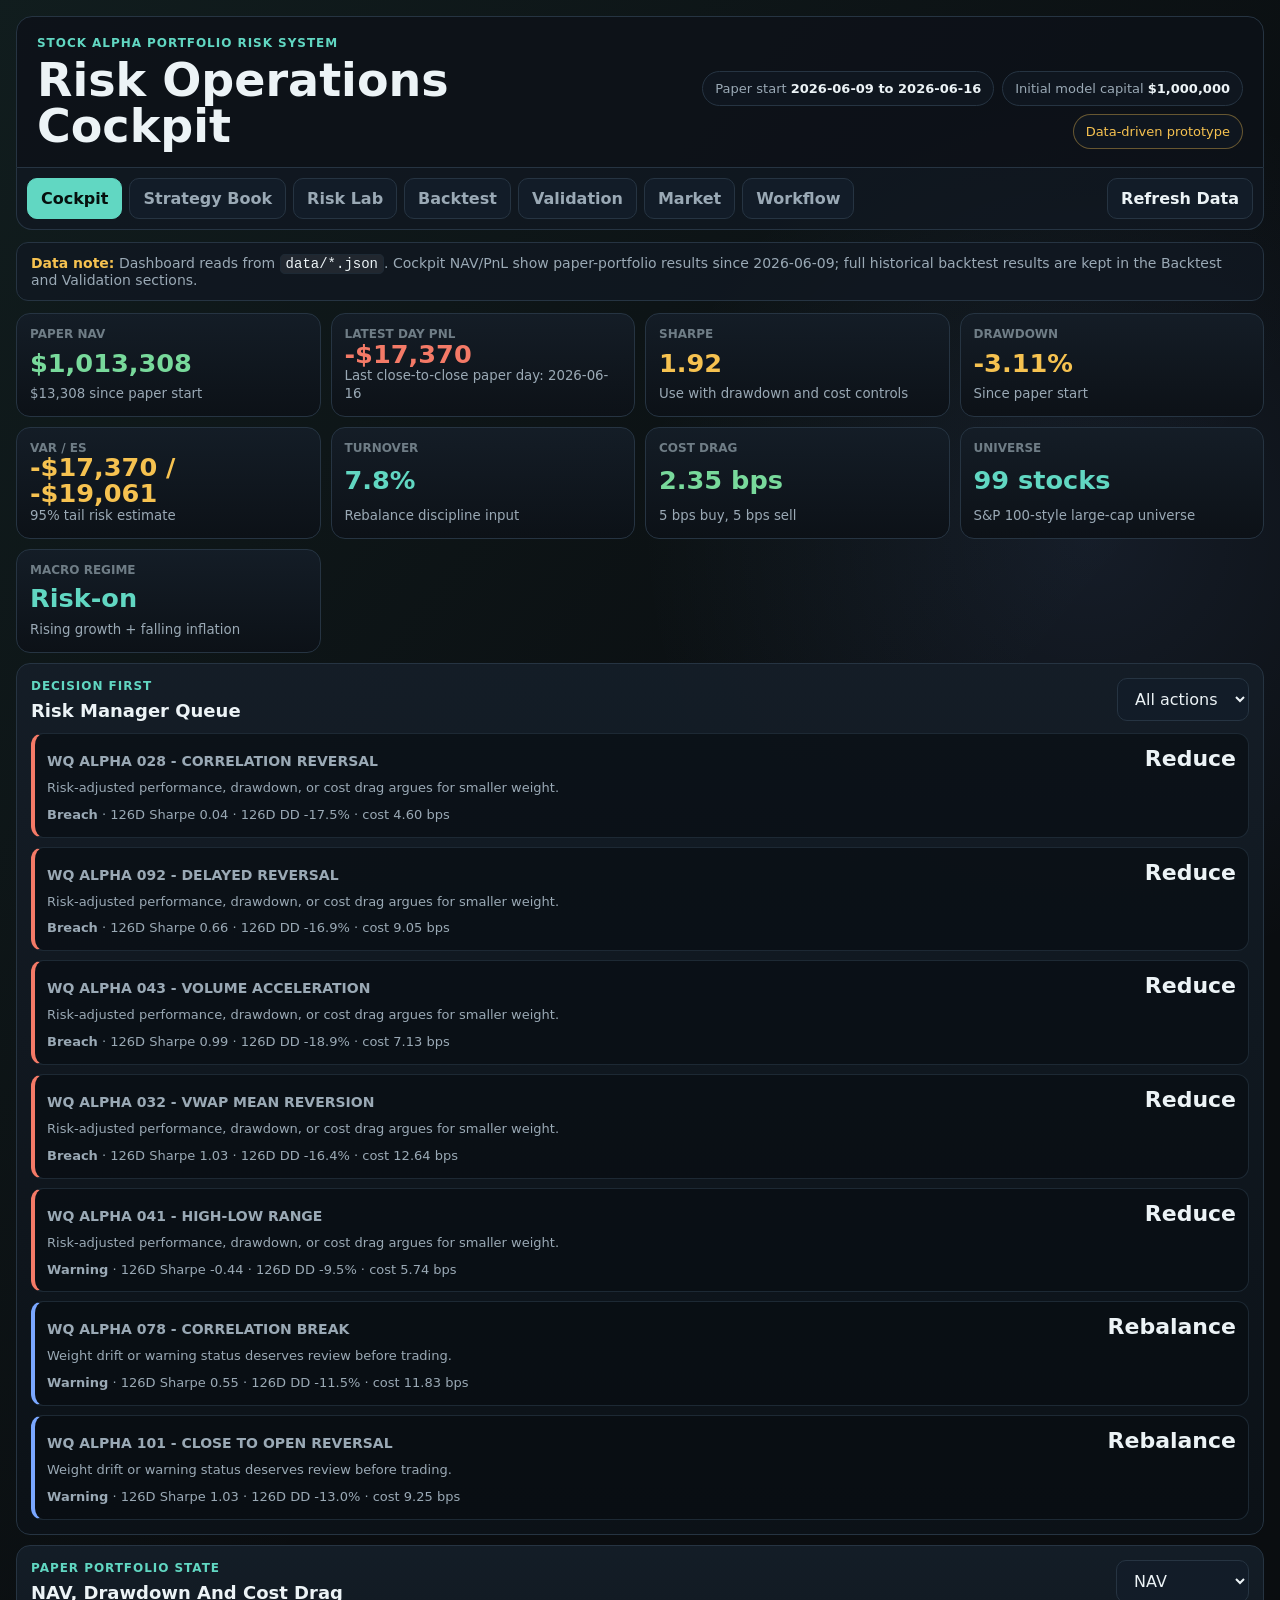
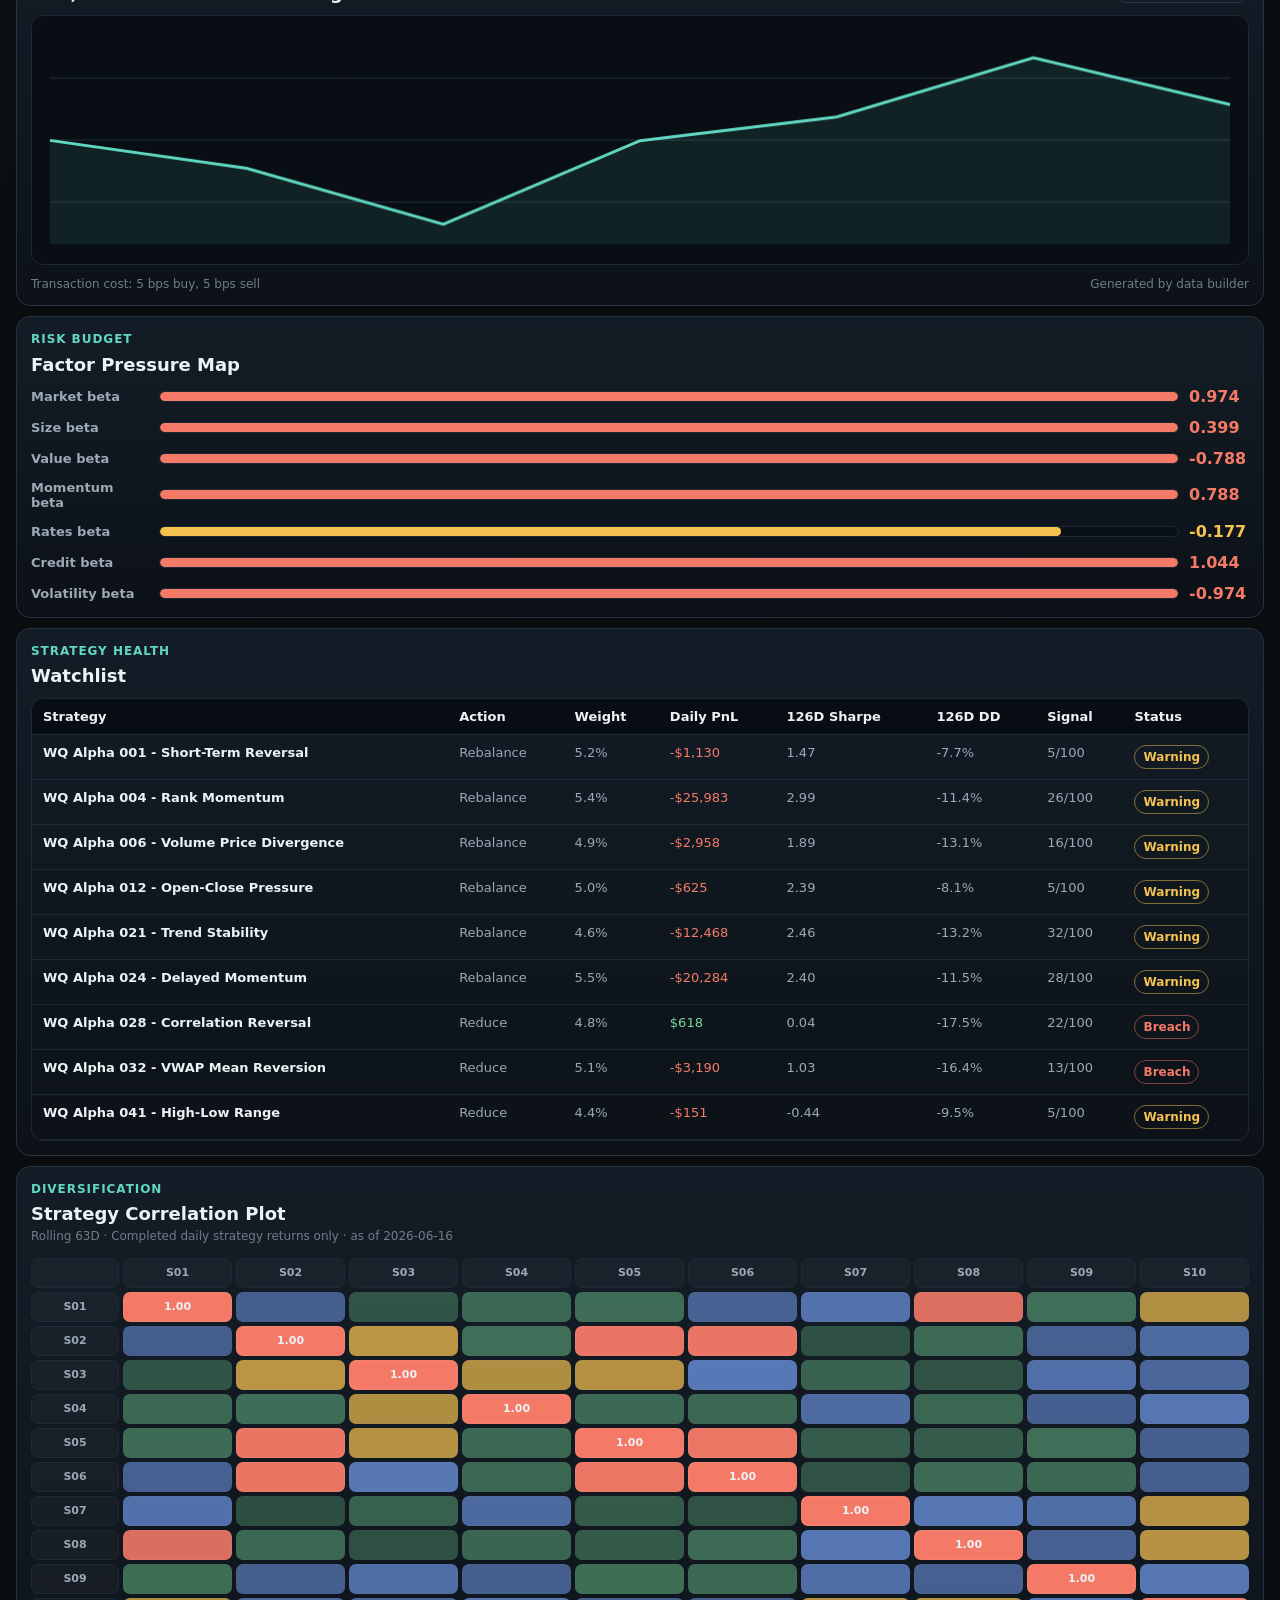
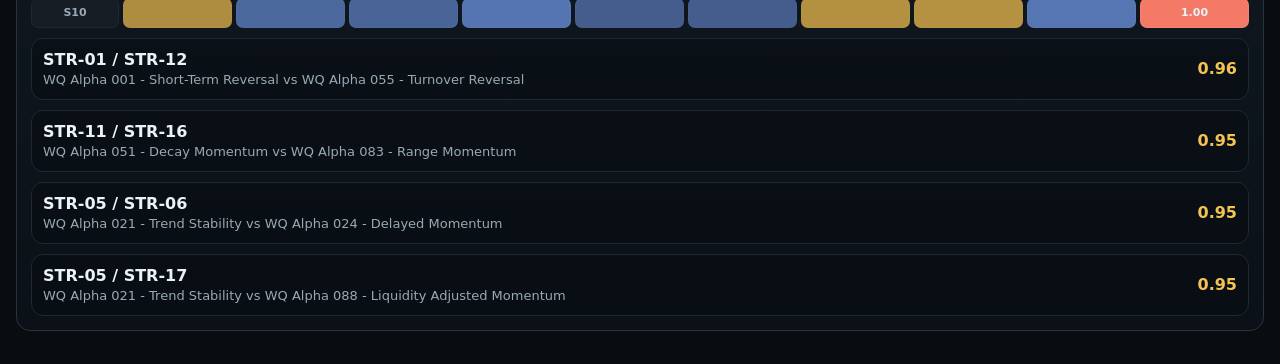
<file: docs/index.html>
<!doctype html>
<html lang="en">
  <head>
    <meta charset="utf-8" />
    <meta name="viewport" content="width=device-width, initial-scale=1" />
    <title>Risk Operations Cockpit</title>
    <link rel="stylesheet" href="./styles.css" />
  </head>
  <body>
    <main class="terminal">
      <header class="masthead">
        <div>
          <p class="label">Stock Alpha Portfolio Risk System</p>
          <h1>Risk Operations Cockpit</h1>
        </div>
        <div class="run-meta">
          <span>Paper start <b id="paperWindow">Loading</b></span>
          <span>Initial model capital <b>$1,000,000</b></span>
          <span class="demo-flag">Data-driven prototype</span>
        </div>
      </header>

      <nav class="modebar">
        <button class="mode active" data-view="cockpit">Cockpit</button>
        <button class="mode" data-view="book">Strategy Book</button>
        <button class="mode" data-view="risk">Risk Lab</button>
        <button class="mode" data-view="backtest">Backtest</button>
        <button class="mode" data-view="validation">Validation</button>
        <button class="mode" data-view="market">Market</button>
        <button class="mode" data-view="workflow">Workflow</button>
        <button id="refreshBtn" class="refresh">Refresh Data</button>
      </nav>

      <section class="notice">
        <strong>Data note:</strong> Dashboard reads from <code>data/*.json</code>. Cockpit NAV/PnL show paper-portfolio results since 2026-06-09; full historical backtest results are kept in the Backtest and Validation sections.
      </section>

      <section id="view-cockpit" class="view active">
        <section class="pulse-grid" id="pulseGrid"></section>
        <div class="cockpit-grid">
          <section class="panel decision-panel">
            <div class="panel-title">
              <div><p class="label">Decision First</p><h2>Risk Manager Queue</h2></div>
              <select id="actionFilter">
                <option value="all">All actions</option>
                <option value="Reduce">Reduce</option>
                <option value="Pause">Pause</option>
                <option value="Hedge">Hedge</option>
                <option value="Rebalance">Rebalance</option>
                <option value="Increase">Increase</option>
              </select>
            </div>
            <div id="decisionStack" class="decision-stack"></div>
          </section>
          <section class="panel nav-panel">
            <div class="panel-title">
              <div><p class="label">Paper Portfolio State</p><h2>NAV, Drawdown And Cost Drag</h2></div>
              <select id="chartMetric"><option value="nav">NAV</option><option value="drawdown">Drawdown</option><option value="pnl">Daily PnL</option></select>
            </div>
            <canvas id="navChart" height="250"></canvas>
            <div class="chart-foot"><span>Transaction cost: 5 bps buy, 5 bps sell</span><span>Generated by data builder</span></div>
          </section>
          <section class="panel exposure-panel">
            <div class="panel-title"><div><p class="label">Risk Budget</p><h2>Factor Pressure Map</h2></div></div>
            <div id="factorPressure" class="pressure-list"></div>
          </section>
        </div>
        <div class="lower-grid">
          <section class="panel">
            <div class="panel-title"><div><p class="label">Strategy Health</p><h2>Watchlist</h2></div></div>
            <div class="table-wrap"><table id="watchlistTable"></table></div>
          </section>
          <section class="panel">
            <div class="panel-title">
              <div>
                <p class="label">Diversification</p>
                <h2>Strategy Correlation Plot</h2>
                <p id="corrMeta" class="meta-line"></p>
              </div>
            </div>
            <div id="corrPlot" class="corr-plot"></div>
            <div id="hotspots" class="hotspots"></div>
          </section>
        </div>
      </section>

      <section id="view-book" class="view">
        <section class="panel">
          <div class="panel-title">
            <div><p class="label">20 Stock-Alpha Strategy Prototype Book</p><h2>Latest Top Holdings And Strategy Monitoring</h2></div>
            <input id="strategySearch" type="search" placeholder="Search strategy or sleeve" />
          </div>
          <div class="table-wrap"><table id="strategyTable"></table></div>
        </section>
        <section class="panel">
          <div class="panel-title">
            <div>
              <p class="label">ML Alpha Paper Trading</p>
              <h2>XGBoost Rolling Weekly Paper Ledger</h2>
              <p id="mlAlphaMeta" class="meta-line"></p>
            </div>
            <span id="mlAlphaStatus" class="source-chip"></span>
          </div>
          <section class="pulse-grid compact" id="mlAlphaSummary"></section>
          <div class="risk-grid">
            <section>
              <div class="panel-title"><div><p class="label">Latest Target Book</p><h2>Top Holdings</h2></div></div>
              <div class="table-wrap"><table id="mlAlphaPositionsTable"></table></div>
            </section>
            <section>
              <div class="panel-title"><div><p class="label">Executed Paper Trades</p><h2>Recent Rebalance Orders</h2></div></div>
              <div class="table-wrap"><table id="mlAlphaTradesTable"></table></div>
            </section>
          </div>
          <div class="table-wrap"><table id="mlAlphaLedgerTable"></table></div>
        </section>
        <div class="risk-grid">
          <section class="panel">
            <div class="panel-title"><div><p class="label">Paper Trading</p><h2>Recent Position Ledger</h2></div></div>
            <div class="table-wrap"><table id="paperPositionsTable"></table></div>
          </section>
          <section class="panel">
            <div class="panel-title"><div><p class="label">Paper Trading</p><h2>Recent Trade Ledger</h2></div></div>
            <div class="table-wrap"><table id="paperTradesTable"></table></div>
          </section>
        </div>
        <section class="panel">
          <div class="panel-title"><div><p class="label">Paper Trading</p><h2>Strategy PnL Ledger</h2></div></div>
          <div class="table-wrap"><table id="paperPnlTable"></table></div>
        </section>
      </section>

      <section id="view-risk" class="view">
        <div class="risk-grid">
          <section class="panel"><div class="panel-title"><div><p class="label">Aggregate Exposure</p><h2>Portfolio Factors</h2></div></div><div id="factorTable" class="pressure-list large"></div></section>
          <section class="panel"><div class="panel-title"><div><p class="label">ETF Proxy Layer</p><h2>Risk Comparison Only</h2></div></div><div class="table-wrap"><table id="proxyTable"></table></div></section>
        </div>
        <div class="risk-grid single">
          <section class="panel"><div class="panel-title"><div><p class="label">Concentration</p><h2>Risk Contribution</h2></div></div><div id="riskContribution" class="pressure-list large"></div></section>
        </div>
        <section class="panel"><div class="panel-title"><div><p class="label">Controls</p><h2>Risk Limit Exceptions</h2></div></div><div class="table-wrap"><table id="limitTable"></table></div></section>
      </section>

      <section id="view-backtest" class="view">
        <section class="pulse-grid" id="backtestSummary"></section>
        <div class="risk-grid">
          <section class="panel"><div class="panel-title"><div><p class="label">Research Result</p><h2>Full Historical Backtest</h2></div></div><canvas id="backtestChart" height="290"></canvas></section>
          <section class="panel">
            <div class="panel-title"><div><p class="label">Backtest Monitor</p><h2>Full-Period Diagnostics</h2></div></div>
            <div class="table-wrap"><table id="backtestDiagnosticsTable"></table></div>
            <p class="meta-line">Timing: t-1 signal selects day t holdings. Limitation: current S&P 100-style universe is not point-in-time.</p>
          </section>
        </div>
        <div class="risk-grid single">
          <section class="panel"><div class="panel-title"><div><p class="label">Stress Testing</p><h2>Period Diagnostics</h2></div></div><div class="table-wrap"><table id="stressTable"></table></div></section>
        </div>
      </section>

      <section id="view-validation" class="view">
        <section class="pulse-grid" id="scorecardSummary"></section>
        <section class="panel">
          <div class="panel-title">
            <div>
              <p class="label">Approval Framework</p>
              <h2>Strategy Approval Scorecard</h2>
              <p class="meta-line">Scores combine OOS robustness, drawdown, cost, correlation, factor crowding, and paper behavior.</p>
            </div>
            <span class="source-chip">Rule-based v1</span>
          </div>
          <div class="table-wrap"><table id="scorecardTable"></table></div>
        </section>
        <section class="panel">
          <div class="panel-title">
            <div>
              <p class="label">Strategy Review</p>
              <h2>Deep Dive Queue</h2>
              <p class="meta-line">One top, one middle, and one bottom strategy selected for human review.</p>
            </div>
          </div>
          <div id="deepDiveQueue" class="decision-stack"></div>
        </section>
        <section class="panel">
          <div class="panel-title">
            <div>
              <p class="label">Research Evidence</p>
              <h2>In-Sample / Out-of-Sample Validation</h2>
              <p id="validationSplit" class="meta-line"></p>
            </div>
            <span class="source-chip">Auto-generated from backtest engine</span>
          </div>
          <div class="table-wrap"><table id="validationTable"></table></div>
        </section>
      </section>

      <section id="view-market" class="view">
        <section class="panel macro-panel">
          <div class="panel-title">
            <div><p class="label">Macro Regime Overlay</p><h2>Growth, Inflation And Risk Tone</h2></div>
            <span id="macroSource" class="source-chip"></span>
          </div>
          <div class="macro-grid">
            <div id="regimeQuadrant" class="regime-quadrant"></div>
            <div id="macroIndicators" class="macro-indicators"></div>
            <div id="regimeGuidance" class="regime-guidance"></div>
          </div>
        </section>
        <div class="risk-grid">
          <section class="panel"><div class="panel-title"><div><p class="label">Market Context</p><h2>Cross-Asset Monitor</h2></div></div><div id="marketTiles" class="market-tiles"></div></section>
          <section class="panel"><div class="panel-title"><div><p class="label">API-ready</p><h2>Market News Feed</h2></div></div><div id="newsFeed" class="news-feed"></div></section>
        </div>
      </section>

      <section id="view-workflow" class="view">
        <section class="panel"><div class="panel-title"><div><p class="label">Research Governance</p><h2>Strategy Workflow Tracker</h2></div></div><div class="table-wrap"><table id="workflowTable"></table></div></section>
      </section>
    </main>
    <script src="./data/data_bundle.js"></script>
    <script src="./app.js"></script>
  </body>
</html>
</file>
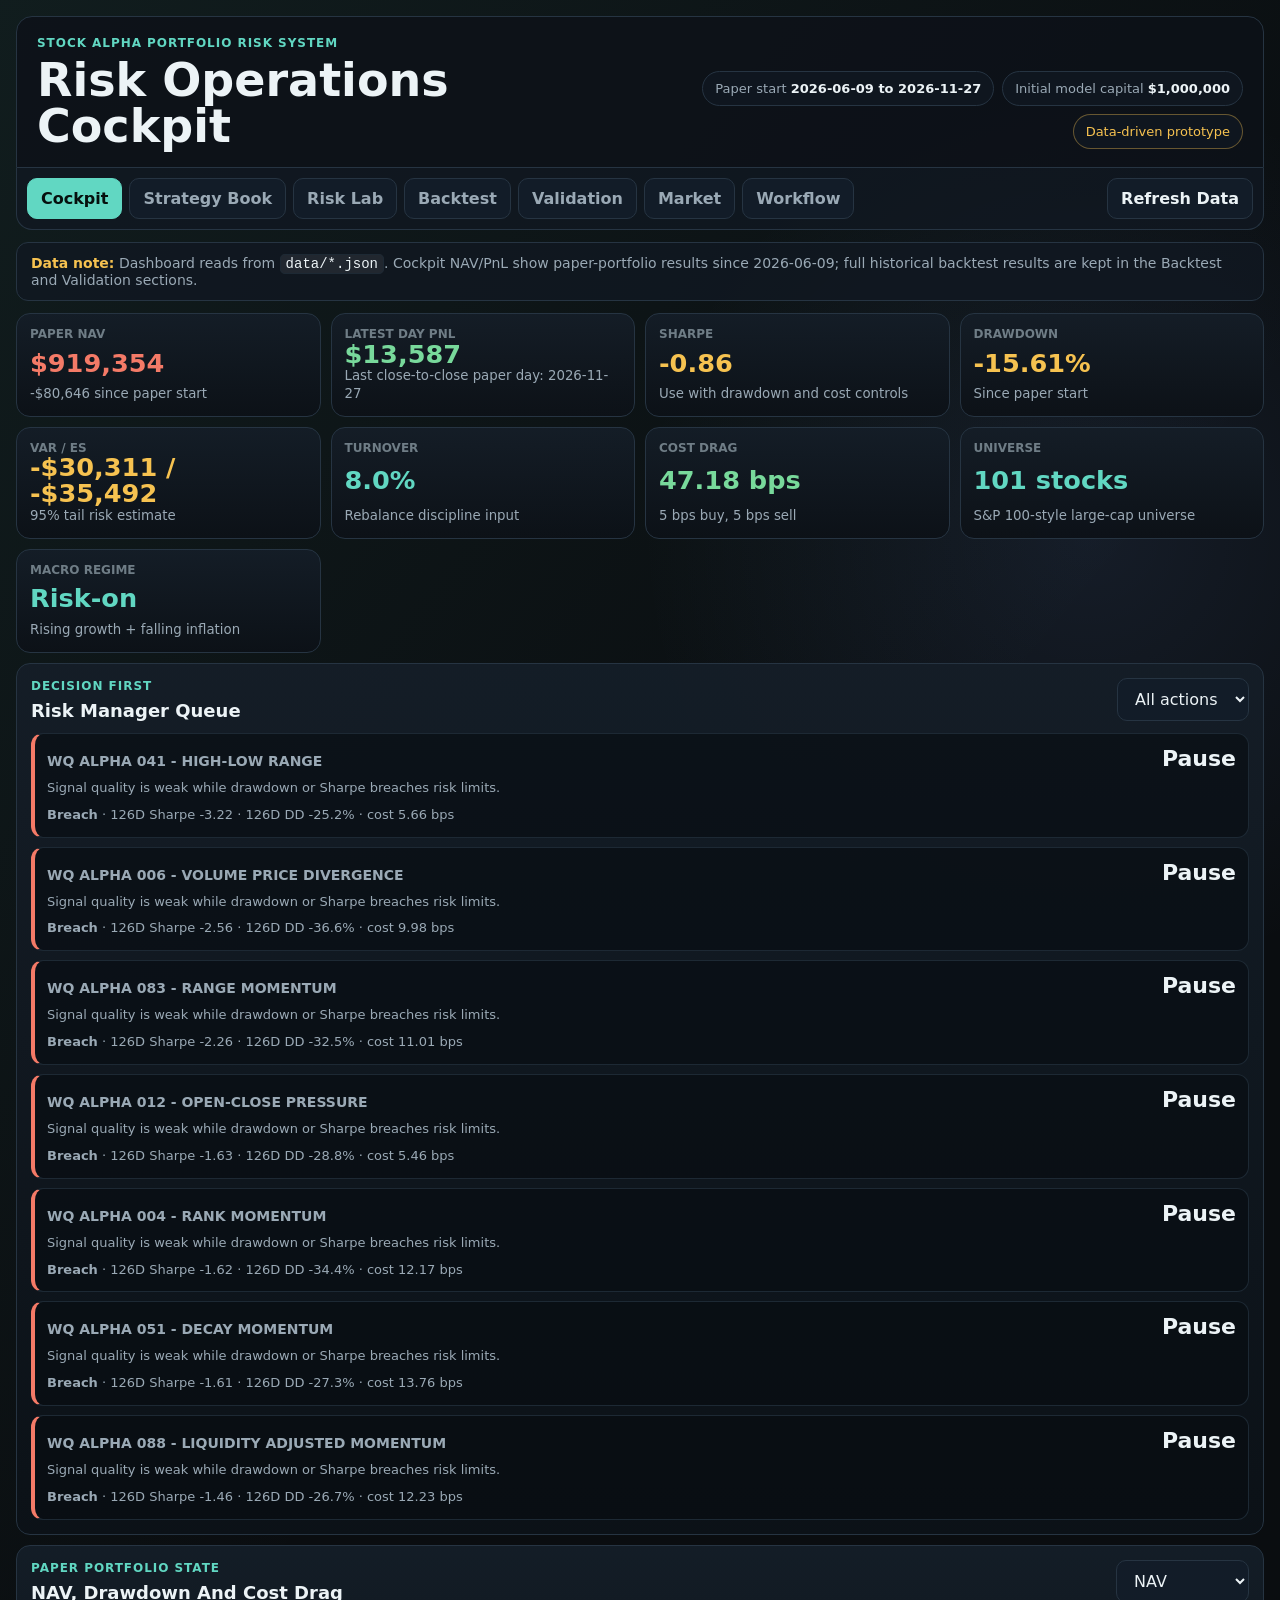
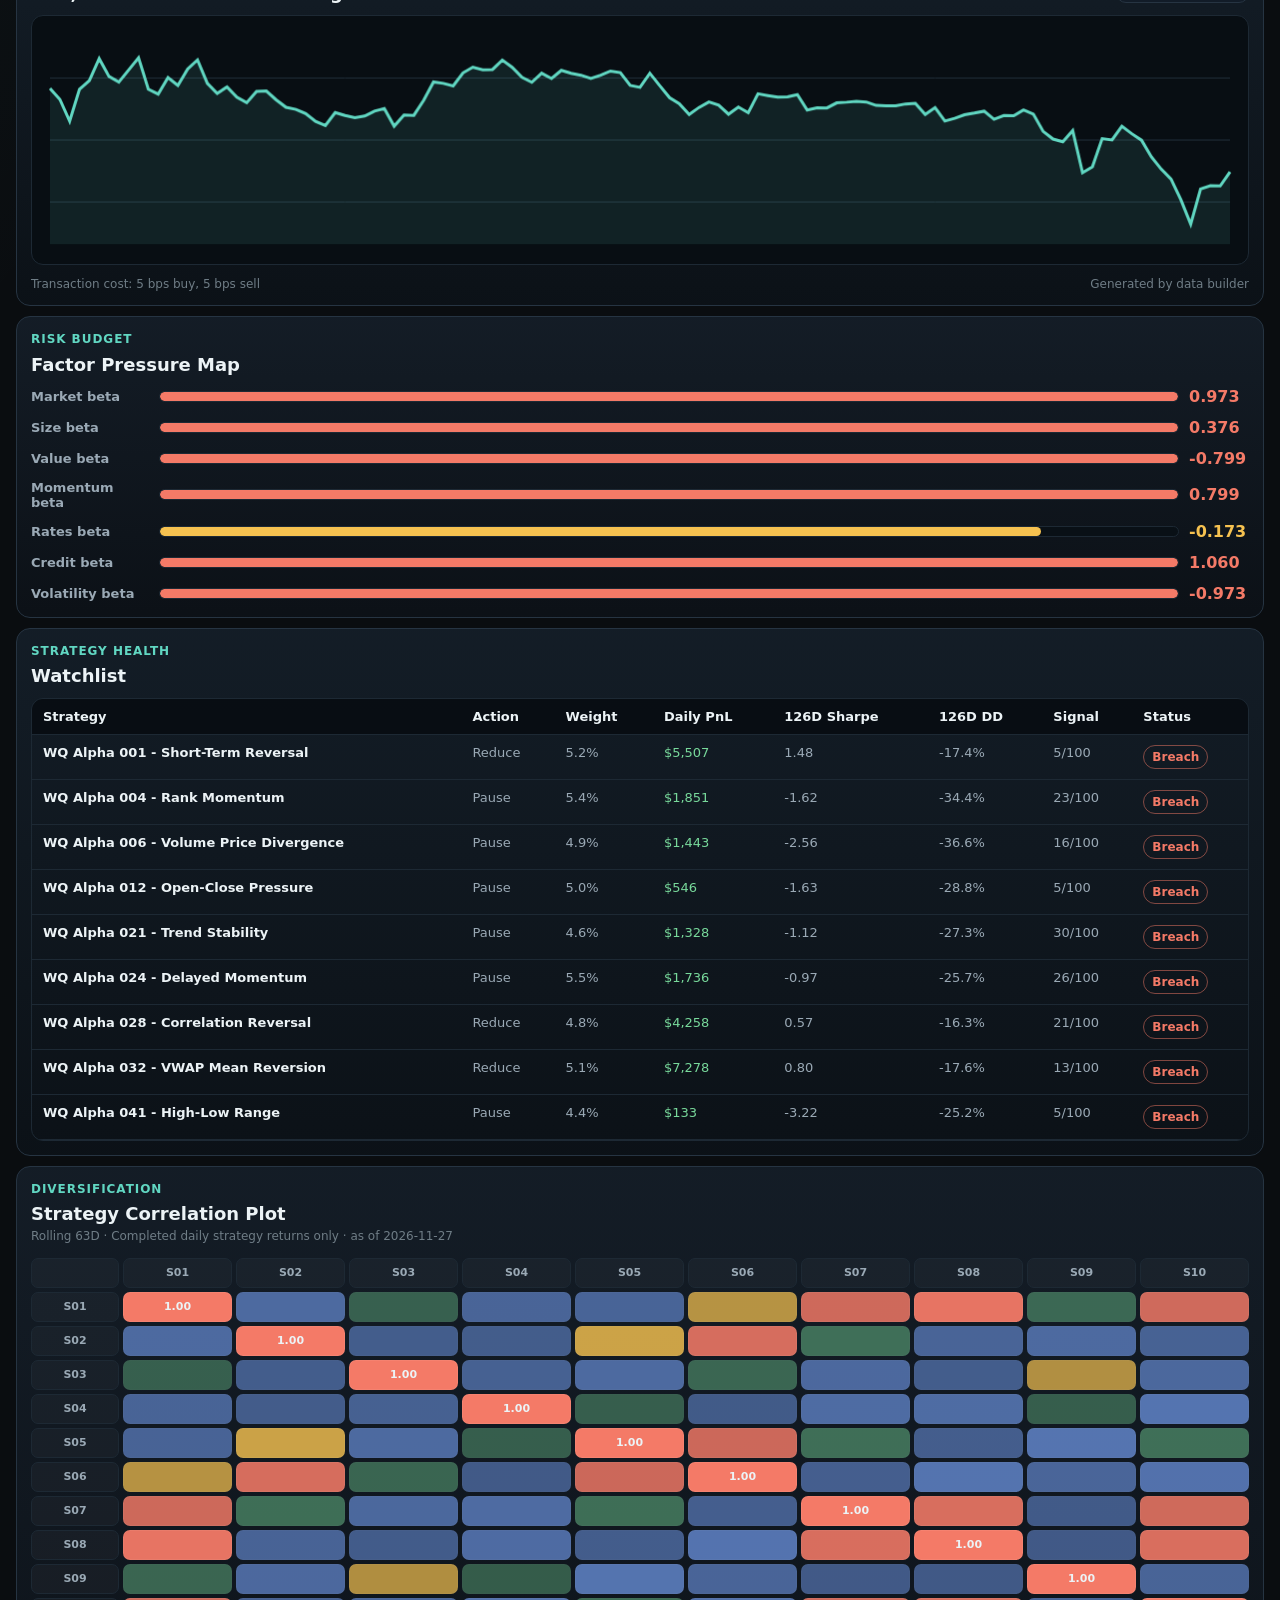
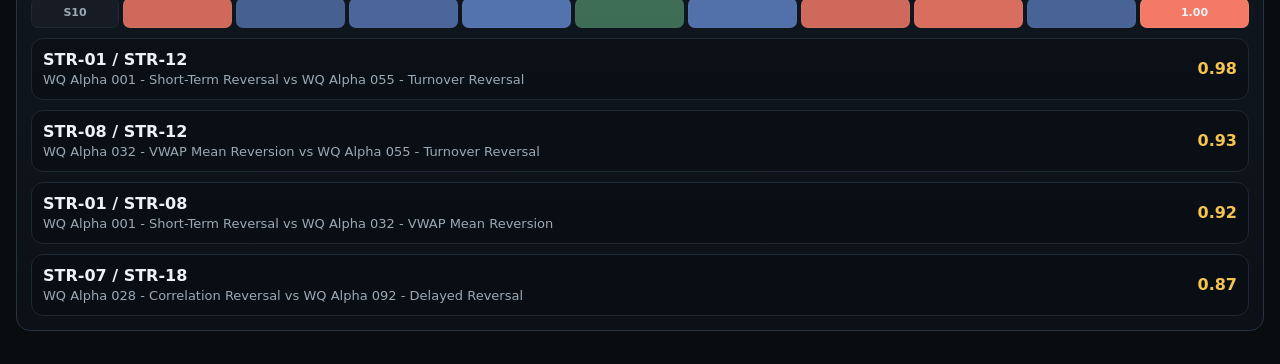
<file: frontend/index.html>
<!doctype html>
<html lang="en">
  <head>
    <meta charset="utf-8" />
    <meta name="viewport" content="width=device-width, initial-scale=1" />
    <title>Risk Operations Cockpit</title>
    <link rel="stylesheet" href="./styles.css" />
  </head>
  <body>
    <main class="terminal">
      <header class="masthead">
        <div>
          <p class="label">Stock Alpha Portfolio Risk System</p>
          <h1>Risk Operations Cockpit</h1>
        </div>
        <div class="run-meta">
          <span>Paper start <b id="paperWindow">Loading</b></span>
          <span>Initial model capital <b>$1,000,000</b></span>
          <span class="demo-flag">Data-driven prototype</span>
        </div>
      </header>

      <nav class="modebar">
        <button class="mode active" data-view="cockpit">Cockpit</button>
        <button class="mode" data-view="book">Strategy Book</button>
        <button class="mode" data-view="risk">Risk Lab</button>
        <button class="mode" data-view="backtest">Backtest</button>
        <button class="mode" data-view="validation">Validation</button>
        <button class="mode" data-view="market">Market</button>
        <button class="mode" data-view="workflow">Workflow</button>
        <button id="refreshBtn" class="refresh">Refresh Data</button>
      </nav>

      <section class="notice">
        <strong>Data note:</strong> Dashboard reads from <code>data/*.json</code>. Cockpit NAV/PnL show paper-portfolio results since 2026-06-09; full historical backtest results are kept in the Backtest and Validation sections.
      </section>

      <section id="view-cockpit" class="view active">
        <section class="pulse-grid" id="pulseGrid"></section>
        <div class="cockpit-grid">
          <section class="panel decision-panel">
            <div class="panel-title">
              <div><p class="label">Decision First</p><h2>Risk Manager Queue</h2></div>
              <select id="actionFilter">
                <option value="all">All actions</option>
                <option value="Reduce">Reduce</option>
                <option value="Pause">Pause</option>
                <option value="Hedge">Hedge</option>
                <option value="Rebalance">Rebalance</option>
                <option value="Increase">Increase</option>
              </select>
            </div>
            <div id="decisionStack" class="decision-stack"></div>
          </section>
          <section class="panel nav-panel">
            <div class="panel-title">
              <div><p class="label">Paper Portfolio State</p><h2>NAV, Drawdown And Cost Drag</h2></div>
              <select id="chartMetric"><option value="nav">NAV</option><option value="drawdown">Drawdown</option><option value="pnl">Daily PnL</option></select>
            </div>
            <canvas id="navChart" height="250"></canvas>
            <div class="chart-foot"><span>Transaction cost: 5 bps buy, 5 bps sell</span><span>Generated by data builder</span></div>
          </section>
          <section class="panel exposure-panel">
            <div class="panel-title"><div><p class="label">Risk Budget</p><h2>Factor Pressure Map</h2></div></div>
            <div id="factorPressure" class="pressure-list"></div>
          </section>
        </div>
        <div class="lower-grid">
          <section class="panel">
            <div class="panel-title"><div><p class="label">Strategy Health</p><h2>Watchlist</h2></div></div>
            <div class="table-wrap"><table id="watchlistTable"></table></div>
          </section>
          <section class="panel">
            <div class="panel-title">
              <div>
                <p class="label">Diversification</p>
                <h2>Strategy Correlation Plot</h2>
                <p id="corrMeta" class="meta-line"></p>
              </div>
            </div>
            <div id="corrPlot" class="corr-plot"></div>
            <div id="hotspots" class="hotspots"></div>
          </section>
        </div>
      </section>

      <section id="view-book" class="view">
        <section class="panel">
          <div class="panel-title">
            <div><p class="label">20 Stock-Alpha Strategy Prototype Book</p><h2>Latest Top Holdings And Strategy Monitoring</h2></div>
            <input id="strategySearch" type="search" placeholder="Search strategy or sleeve" />
          </div>
          <div class="table-wrap"><table id="strategyTable"></table></div>
        </section>
        <section class="panel">
          <div class="panel-title">
            <div>
              <p class="label">ML Alpha Paper Trading</p>
              <h2>XGBoost Rolling Weekly Paper Ledger</h2>
              <p id="mlAlphaMeta" class="meta-line"></p>
            </div>
            <span id="mlAlphaStatus" class="source-chip"></span>
          </div>
          <section class="pulse-grid compact" id="mlAlphaSummary"></section>
          <div class="risk-grid">
            <section>
              <div class="panel-title"><div><p class="label">Latest Target Book</p><h2>Top Holdings</h2></div></div>
              <div class="table-wrap"><table id="mlAlphaPositionsTable"></table></div>
            </section>
            <section>
              <div class="panel-title"><div><p class="label">Executed Paper Trades</p><h2>Recent Rebalance Orders</h2></div></div>
              <div class="table-wrap"><table id="mlAlphaTradesTable"></table></div>
            </section>
          </div>
          <div class="table-wrap"><table id="mlAlphaLedgerTable"></table></div>
        </section>
        <div class="risk-grid">
          <section class="panel">
            <div class="panel-title"><div><p class="label">Paper Trading</p><h2>Recent Position Ledger</h2></div></div>
            <div class="table-wrap"><table id="paperPositionsTable"></table></div>
          </section>
          <section class="panel">
            <div class="panel-title"><div><p class="label">Paper Trading</p><h2>Recent Trade Ledger</h2></div></div>
            <div class="table-wrap"><table id="paperTradesTable"></table></div>
          </section>
        </div>
        <section class="panel">
          <div class="panel-title"><div><p class="label">Paper Trading</p><h2>Strategy PnL Ledger</h2></div></div>
          <div class="table-wrap"><table id="paperPnlTable"></table></div>
        </section>
      </section>

      <section id="view-risk" class="view">
        <div class="risk-grid">
          <section class="panel"><div class="panel-title"><div><p class="label">Aggregate Exposure</p><h2>Portfolio Factors</h2></div></div><div id="factorTable" class="pressure-list large"></div></section>
          <section class="panel"><div class="panel-title"><div><p class="label">ETF Proxy Layer</p><h2>Risk Comparison Only</h2></div></div><div class="table-wrap"><table id="proxyTable"></table></div></section>
        </div>
        <div class="risk-grid single">
          <section class="panel"><div class="panel-title"><div><p class="label">Concentration</p><h2>Risk Contribution</h2></div></div><div id="riskContribution" class="pressure-list large"></div></section>
        </div>
        <section class="panel"><div class="panel-title"><div><p class="label">Controls</p><h2>Risk Limit Exceptions</h2></div></div><div class="table-wrap"><table id="limitTable"></table></div></section>
      </section>

      <section id="view-backtest" class="view">
        <section class="pulse-grid" id="backtestSummary"></section>
        <div class="risk-grid">
          <section class="panel"><div class="panel-title"><div><p class="label">Research Result</p><h2>Full Historical Backtest</h2></div></div><canvas id="backtestChart" height="290"></canvas></section>
          <section class="panel">
            <div class="panel-title"><div><p class="label">Backtest Monitor</p><h2>Full-Period Diagnostics</h2></div></div>
            <div class="table-wrap"><table id="backtestDiagnosticsTable"></table></div>
            <p class="meta-line">Timing: t-1 signal selects day t holdings. Limitation: current S&P 100-style universe is not point-in-time.</p>
          </section>
        </div>
        <div class="risk-grid single">
          <section class="panel"><div class="panel-title"><div><p class="label">Stress Testing</p><h2>Period Diagnostics</h2></div></div><div class="table-wrap"><table id="stressTable"></table></div></section>
        </div>
      </section>

      <section id="view-validation" class="view">
        <section class="pulse-grid" id="scorecardSummary"></section>
        <section class="panel">
          <div class="panel-title">
            <div>
              <p class="label">Approval Framework</p>
              <h2>Strategy Approval Scorecard</h2>
              <p class="meta-line">Scores combine OOS robustness, drawdown, cost, correlation, factor crowding, and paper behavior.</p>
            </div>
            <span class="source-chip">Rule-based v1</span>
          </div>
          <div class="table-wrap"><table id="scorecardTable"></table></div>
        </section>
        <section class="panel">
          <div class="panel-title">
            <div>
              <p class="label">Strategy Review</p>
              <h2>Deep Dive Queue</h2>
              <p class="meta-line">One top, one middle, and one bottom strategy selected for human review.</p>
            </div>
          </div>
          <div id="deepDiveQueue" class="decision-stack"></div>
        </section>
        <section class="panel">
          <div class="panel-title">
            <div>
              <p class="label">Research Evidence</p>
              <h2>In-Sample / Out-of-Sample Validation</h2>
              <p id="validationSplit" class="meta-line"></p>
            </div>
            <span class="source-chip">Auto-generated from backtest engine</span>
          </div>
          <div class="table-wrap"><table id="validationTable"></table></div>
        </section>
      </section>

      <section id="view-market" class="view">
        <section class="panel macro-panel">
          <div class="panel-title">
            <div><p class="label">Macro Regime Overlay</p><h2>Growth, Inflation And Risk Tone</h2></div>
            <span id="macroSource" class="source-chip"></span>
          </div>
          <div class="macro-grid">
            <div id="regimeQuadrant" class="regime-quadrant"></div>
            <div id="macroIndicators" class="macro-indicators"></div>
            <div id="regimeGuidance" class="regime-guidance"></div>
          </div>
        </section>
        <div class="risk-grid">
          <section class="panel"><div class="panel-title"><div><p class="label">Market Context</p><h2>Cross-Asset Monitor</h2></div></div><div id="marketTiles" class="market-tiles"></div></section>
          <section class="panel"><div class="panel-title"><div><p class="label">API-ready</p><h2>Market News Feed</h2></div></div><div id="newsFeed" class="news-feed"></div></section>
        </div>
      </section>

      <section id="view-workflow" class="view">
        <section class="panel"><div class="panel-title"><div><p class="label">Research Governance</p><h2>Strategy Workflow Tracker</h2></div></div><div class="table-wrap"><table id="workflowTable"></table></div></section>
      </section>
    </main>
    <script src="../data/data_bundle.js"></script>
    <script src="./app.js"></script>
  </body>
</html>
</file>
<file: docs/styles.css>
:root{color-scheme:dark;--bg:#0a0d10;--panel:#111821;--ink:#ecf3f6;--muted:#9aa9b5;--quiet:#6f7d86;--line:#263442;--line-soft:#1d2934;--aqua:#61d7c2;--blue:#7aa7ff;--amber:#f6c250;--red:#f47a67;--green:#78d99b;--violet:#b997ff}*{box-sizing:border-box}body{margin:0;color:var(--ink);background:linear-gradient(130deg,rgba(97,215,194,.08),transparent 38%),radial-gradient(circle at 85% 15%,rgba(122,167,255,.10),transparent 28rem),var(--bg);font-family:Inter,ui-sans-serif,system-ui,-apple-system,BlinkMacSystemFont,"Segoe UI",sans-serif}button,input,select{font:inherit;color:inherit}.terminal{width:min(1760px,calc(100vw - 32px));margin:16px auto 34px}.masthead{display:flex;justify-content:space-between;align-items:end;gap:20px;padding:18px 20px;border:1px solid var(--line);border-radius:16px 16px 0 0;background:rgba(13,18,24,.88)}.label{margin:0 0 5px;color:var(--aqua);font-size:12px;letter-spacing:.08em;text-transform:uppercase;font-weight:900}h1,h2,p{margin:0}h1{font-size:clamp(28px,4vw,46px);line-height:1}h2{font-size:18px}p{color:var(--muted);line-height:1.45}.run-meta{display:flex;justify-content:flex-end;align-items:center;flex-wrap:wrap;gap:8px}.run-meta span,.notice,.modebar{border:1px solid var(--line);background:rgba(17,24,33,.82)}.run-meta span{color:var(--muted);padding:9px 12px;border-radius:999px;font-size:13px}.run-meta b{color:var(--ink)}.run-meta .demo-flag{color:var(--amber);border-color:rgba(246,194,80,.38)}.modebar{display:flex;gap:7px;padding:10px;border-top:0;border-radius:0 0 16px 16px;overflow-x:auto}.mode,.refresh,select,input{border:1px solid var(--line);background:#121c28;border-radius:10px;padding:10px 13px}.mode,.refresh{cursor:pointer;color:var(--muted);font-weight:850;white-space:nowrap}.mode.active{color:#06100e;background:var(--aqua);border-color:var(--aqua)}.refresh{margin-left:auto;color:var(--ink)}.notice{margin:12px 0;border-radius:12px;padding:12px 14px;color:var(--muted);font-size:14px}.notice strong{color:var(--amber)}.notice code{color:var(--ink);background:rgba(255,255,255,.07);border:1px solid var(--line-soft);border-radius:5px;padding:1px 5px}.view{display:none}.view.active{display:block}.pulse-grid{display:grid;grid-template-columns:repeat(7,minmax(120px,1fr));gap:10px;margin-bottom:10px}.pulse-card,.panel{border:1px solid var(--line);background:linear-gradient(180deg,rgba(20,29,39,.96),rgba(12,17,23,.96));border-radius:14px}.pulse-card{min-height:104px;padding:13px;display:flex;flex-direction:column;justify-content:space-between}.pulse-card span{color:var(--quiet);font-size:12px;font-weight:900;text-transform:uppercase}.pulse-card strong{display:block;font-size:clamp(22px,2vw,30px);line-height:1}.pulse-card small{color:var(--muted);line-height:1.35}.pos{color:var(--green)}.neg{color:var(--red)}.warn{color:var(--amber)}.info{color:var(--aqua)}.violet{color:var(--violet)}.cockpit-grid{display:grid;grid-template-columns:minmax(340px,.9fr) minmax(520px,1.7fr) minmax(300px,.9fr);gap:10px}.lower-grid,.risk-grid{display:grid;grid-template-columns:minmax(0,1fr) minmax(360px,.7fr);gap:10px;margin-top:10px}.risk-grid.single{grid-template-columns:1fr}.panel{padding:14px;min-width:0}.panel-title{display:flex;justify-content:space-between;gap:12px;align-items:start;margin-bottom:12px}canvas{width:100%;background:#080e13;border:1px solid var(--line-soft);border-radius:12px}.chart-foot{display:flex;justify-content:space-between;gap:10px;margin-top:8px;color:var(--quiet);font-size:12px}.decision-stack{display:grid;gap:9px}.decision{border:1px solid var(--line-soft);border-left:4px solid var(--aqua);border-radius:12px;padding:12px;background:rgba(7,12,17,.62)}.decision-head{display:flex;justify-content:space-between;gap:12px;align-items:baseline}.decision h3{margin:0;font-size:14px;color:var(--muted);text-transform:uppercase}.decision strong{font-size:22px}.decision p{margin-top:8px;font-size:13px}.pressure-list{display:grid;gap:12px}.pressure-list.large{gap:14px}.pressure-row{display:grid;grid-template-columns:118px 1fr 60px;align-items:center;gap:10px}.pressure-row span{color:var(--muted);font-weight:850;font-size:13px}.bar{height:11px;border-radius:99px;background:#091016;border:1px solid var(--line-soft);overflow:hidden}.bar i{display:block;height:100%;border-radius:inherit}.table-wrap{overflow:auto;border:1px solid var(--line-soft);border-radius:12px}table{width:100%;border-collapse:collapse;min-width:840px}th,td{padding:10px 11px;border-bottom:1px solid var(--line-soft);text-align:left;font-size:13px;color:var(--muted);vertical-align:top}th{color:var(--ink);background:rgba(5,9,13,.72);position:sticky;top:0;z-index:1}td strong{color:var(--ink)}.pill{display:inline-flex;align-items:center;border-radius:999px;border:1px solid var(--line);padding:4px 8px;font-size:12px;font-weight:900}.pill.Breach{color:var(--red);border-color:rgba(244,122,103,.5)}.pill.Warning{color:var(--amber);border-color:rgba(246,194,80,.5)}.pill.Healthy{color:var(--green);border-color:rgba(120,217,155,.5)}.hotspots{display:grid;gap:10px;margin-top:10px}.hotspot{display:grid;grid-template-columns:1fr auto;gap:8px;align-items:center;border:1px solid var(--line-soft);border-radius:12px;padding:11px;background:rgba(7,12,17,.54)}.hotspot b{color:var(--ink)}.hotspot span{color:var(--muted);font-size:13px}.hotspot strong{color:var(--amber)}.corr-plot{display:grid;grid-template-columns:88px repeat(10,minmax(24px,1fr));gap:4px;overflow-x:auto}.corr-label,.corr-cell{min-height:30px;border-radius:7px;display:grid;place-items:center;font-size:11px;font-weight:900}.corr-label{color:var(--muted);background:rgba(255,255,255,.03);border:1px solid var(--line-soft)}.corr-cell{border:1px solid rgba(255,255,255,.06);color:var(--ink)}.market-tiles{display:grid;grid-template-columns:repeat(2,minmax(190px,1fr));gap:10px}.market-tile{min-height:128px;border:1px solid var(--line-soft);border-radius:14px;padding:13px;background:rgba(8,14,19,.54)}.market-tile span{color:var(--quiet);font-size:12px;text-transform:uppercase;font-weight:900}.market-tile strong{display:block;font-size:24px;margin:8px 0 4px}.news-feed{display:grid;gap:10px}.news-item{border:1px solid var(--line-soft);border-radius:12px;padding:11px;background:rgba(8,14,19,.54)}.news-item header{display:flex;justify-content:space-between;gap:10px;margin-bottom:7px}.news-item b{color:var(--ink)}.news-item span{color:var(--quiet);font-size:12px;font-weight:850}.news-item p{font-size:13px}@media(max-width:1300px){.pulse-grid{grid-template-columns:repeat(4,minmax(140px,1fr))}.cockpit-grid,.lower-grid,.risk-grid{grid-template-columns:1fr}.market-tiles{grid-template-columns:repeat(2,minmax(180px,1fr))}}@media(max-width:780px){.terminal{width:calc(100vw - 18px);margin-top:9px}.masthead{align-items:start;flex-direction:column}.pulse-grid,.market-tiles{grid-template-columns:1fr}.refresh{margin-left:0}.chart-foot{flex-direction:column}}
:root{}
.source-chip{border:1px solid var(--line);border-radius:999px;padding:7px 10px;color:var(--aqua);font-size:12px;font-weight:900}
.meta-line{margin-top:4px;color:var(--quiet);font-size:12px}
.macro-panel{margin-bottom:10px}
.macro-grid{display:grid;grid-template-columns:1.3fr .9fr 1fr;gap:10px}
.regime-summary,.macro-score,.guidance-card,.quadrant,.macro-warning,.indicator-list{border:1px solid var(--line-soft);border-radius:12px;background:rgba(8,14,19,.54)}
.regime-summary{padding:13px;margin-bottom:10px}
.regime-summary span,.macro-score span,.guidance-card span,.indicator-list span{color:var(--quiet);font-size:12px;text-transform:uppercase;font-weight:900}
.regime-summary strong{display:block;font-size:24px;margin:5px 0}
.quadrant-grid{display:grid;grid-template-columns:1fr 1fr;gap:8px}
.quadrant{min-height:82px;padding:10px}
.quadrant.active{border-color:rgba(97,215,194,.72);box-shadow:inset 0 0 0 1px rgba(97,215,194,.35);background:rgba(97,215,194,.10)}
.quadrant b{display:block;color:var(--ink);font-size:13px}
.quadrant span{display:block;color:var(--muted);font-size:12px;margin-top:6px}
.macro-warning{margin-top:10px;padding:11px;border-left:4px solid var(--amber)}
.macro-warning p{font-size:13px;margin-bottom:6px}
.macro-warning p:last-child{margin-bottom:0}
.macro-indicators{display:grid;grid-template-columns:repeat(3,1fr);gap:8px}
.macro-score{padding:11px}
.macro-score strong{display:block;font-size:20px;margin-top:4px}
.macro-score small{color:var(--muted)}
.indicator-list{grid-column:1/-1;padding:10px;display:grid;gap:8px}
.indicator-list div{display:flex;justify-content:space-between;gap:10px}
.indicator-list b{color:var(--ink);font-size:13px}
.regime-guidance{display:grid;gap:9px}
.guidance-card{padding:11px;border-left:4px solid var(--blue)}
.guidance-card div{display:flex;justify-content:space-between;gap:10px}
.guidance-card strong{font-size:18px}
.guidance-card p{font-size:13px;margin-top:7px}
@media(max-width:1300px){.macro-grid{grid-template-columns:1fr}}
@media(max-width:780px){.macro-indicators,.quadrant-grid{grid-template-columns:1fr}}
</file>
<file: frontend/styles.css>
:root{color-scheme:dark;--bg:#0a0d10;--panel:#111821;--ink:#ecf3f6;--muted:#9aa9b5;--quiet:#6f7d86;--line:#263442;--line-soft:#1d2934;--aqua:#61d7c2;--blue:#7aa7ff;--amber:#f6c250;--red:#f47a67;--green:#78d99b;--violet:#b997ff}*{box-sizing:border-box}body{margin:0;color:var(--ink);background:linear-gradient(130deg,rgba(97,215,194,.08),transparent 38%),radial-gradient(circle at 85% 15%,rgba(122,167,255,.10),transparent 28rem),var(--bg);font-family:Inter,ui-sans-serif,system-ui,-apple-system,BlinkMacSystemFont,"Segoe UI",sans-serif}button,input,select{font:inherit;color:inherit}.terminal{width:min(1760px,calc(100vw - 32px));margin:16px auto 34px}.masthead{display:flex;justify-content:space-between;align-items:end;gap:20px;padding:18px 20px;border:1px solid var(--line);border-radius:16px 16px 0 0;background:rgba(13,18,24,.88)}.label{margin:0 0 5px;color:var(--aqua);font-size:12px;letter-spacing:.08em;text-transform:uppercase;font-weight:900}h1,h2,p{margin:0}h1{font-size:clamp(28px,4vw,46px);line-height:1}h2{font-size:18px}p{color:var(--muted);line-height:1.45}.run-meta{display:flex;justify-content:flex-end;align-items:center;flex-wrap:wrap;gap:8px}.run-meta span,.notice,.modebar{border:1px solid var(--line);background:rgba(17,24,33,.82)}.run-meta span{color:var(--muted);padding:9px 12px;border-radius:999px;font-size:13px}.run-meta b{color:var(--ink)}.run-meta .demo-flag{color:var(--amber);border-color:rgba(246,194,80,.38)}.modebar{display:flex;gap:7px;padding:10px;border-top:0;border-radius:0 0 16px 16px;overflow-x:auto}.mode,.refresh,select,input{border:1px solid var(--line);background:#121c28;border-radius:10px;padding:10px 13px}.mode,.refresh{cursor:pointer;color:var(--muted);font-weight:850;white-space:nowrap}.mode.active{color:#06100e;background:var(--aqua);border-color:var(--aqua)}.refresh{margin-left:auto;color:var(--ink)}.notice{margin:12px 0;border-radius:12px;padding:12px 14px;color:var(--muted);font-size:14px}.notice strong{color:var(--amber)}.notice code{color:var(--ink);background:rgba(255,255,255,.07);border:1px solid var(--line-soft);border-radius:5px;padding:1px 5px}.view{display:none}.view.active{display:block}.pulse-grid{display:grid;grid-template-columns:repeat(7,minmax(120px,1fr));gap:10px;margin-bottom:10px}.pulse-card,.panel{border:1px solid var(--line);background:linear-gradient(180deg,rgba(20,29,39,.96),rgba(12,17,23,.96));border-radius:14px}.pulse-card{min-height:104px;padding:13px;display:flex;flex-direction:column;justify-content:space-between}.pulse-card span{color:var(--quiet);font-size:12px;font-weight:900;text-transform:uppercase}.pulse-card strong{display:block;font-size:clamp(22px,2vw,30px);line-height:1}.pulse-card small{color:var(--muted);line-height:1.35}.pos{color:var(--green)}.neg{color:var(--red)}.warn{color:var(--amber)}.info{color:var(--aqua)}.violet{color:var(--violet)}.cockpit-grid{display:grid;grid-template-columns:minmax(340px,.9fr) minmax(520px,1.7fr) minmax(300px,.9fr);gap:10px}.lower-grid,.risk-grid{display:grid;grid-template-columns:minmax(0,1fr) minmax(360px,.7fr);gap:10px;margin-top:10px}.risk-grid.single{grid-template-columns:1fr}.panel{padding:14px;min-width:0}.panel-title{display:flex;justify-content:space-between;gap:12px;align-items:start;margin-bottom:12px}canvas{width:100%;background:#080e13;border:1px solid var(--line-soft);border-radius:12px}.chart-foot{display:flex;justify-content:space-between;gap:10px;margin-top:8px;color:var(--quiet);font-size:12px}.decision-stack{display:grid;gap:9px}.decision{border:1px solid var(--line-soft);border-left:4px solid var(--aqua);border-radius:12px;padding:12px;background:rgba(7,12,17,.62)}.decision-head{display:flex;justify-content:space-between;gap:12px;align-items:baseline}.decision h3{margin:0;font-size:14px;color:var(--muted);text-transform:uppercase}.decision strong{font-size:22px}.decision p{margin-top:8px;font-size:13px}.pressure-list{display:grid;gap:12px}.pressure-list.large{gap:14px}.pressure-row{display:grid;grid-template-columns:118px 1fr 60px;align-items:center;gap:10px}.pressure-row span{color:var(--muted);font-weight:850;font-size:13px}.bar{height:11px;border-radius:99px;background:#091016;border:1px solid var(--line-soft);overflow:hidden}.bar i{display:block;height:100%;border-radius:inherit}.table-wrap{overflow:auto;border:1px solid var(--line-soft);border-radius:12px}table{width:100%;border-collapse:collapse;min-width:840px}th,td{padding:10px 11px;border-bottom:1px solid var(--line-soft);text-align:left;font-size:13px;color:var(--muted);vertical-align:top}th{color:var(--ink);background:rgba(5,9,13,.72);position:sticky;top:0;z-index:1}td strong{color:var(--ink)}.pill{display:inline-flex;align-items:center;border-radius:999px;border:1px solid var(--line);padding:4px 8px;font-size:12px;font-weight:900}.pill.Breach{color:var(--red);border-color:rgba(244,122,103,.5)}.pill.Warning{color:var(--amber);border-color:rgba(246,194,80,.5)}.pill.Healthy{color:var(--green);border-color:rgba(120,217,155,.5)}.hotspots{display:grid;gap:10px;margin-top:10px}.hotspot{display:grid;grid-template-columns:1fr auto;gap:8px;align-items:center;border:1px solid var(--line-soft);border-radius:12px;padding:11px;background:rgba(7,12,17,.54)}.hotspot b{color:var(--ink)}.hotspot span{color:var(--muted);font-size:13px}.hotspot strong{color:var(--amber)}.corr-plot{display:grid;grid-template-columns:88px repeat(10,minmax(24px,1fr));gap:4px;overflow-x:auto}.corr-label,.corr-cell{min-height:30px;border-radius:7px;display:grid;place-items:center;font-size:11px;font-weight:900}.corr-label{color:var(--muted);background:rgba(255,255,255,.03);border:1px solid var(--line-soft)}.corr-cell{border:1px solid rgba(255,255,255,.06);color:var(--ink)}.market-tiles{display:grid;grid-template-columns:repeat(2,minmax(190px,1fr));gap:10px}.market-tile{min-height:128px;border:1px solid var(--line-soft);border-radius:14px;padding:13px;background:rgba(8,14,19,.54)}.market-tile span{color:var(--quiet);font-size:12px;text-transform:uppercase;font-weight:900}.market-tile strong{display:block;font-size:24px;margin:8px 0 4px}.news-feed{display:grid;gap:10px}.news-item{border:1px solid var(--line-soft);border-radius:12px;padding:11px;background:rgba(8,14,19,.54)}.news-item header{display:flex;justify-content:space-between;gap:10px;margin-bottom:7px}.news-item b{color:var(--ink)}.news-item span{color:var(--quiet);font-size:12px;font-weight:850}.news-item p{font-size:13px}@media(max-width:1300px){.pulse-grid{grid-template-columns:repeat(4,minmax(140px,1fr))}.cockpit-grid,.lower-grid,.risk-grid{grid-template-columns:1fr}.market-tiles{grid-template-columns:repeat(2,minmax(180px,1fr))}}@media(max-width:780px){.terminal{width:calc(100vw - 18px);margin-top:9px}.masthead{align-items:start;flex-direction:column}.pulse-grid,.market-tiles{grid-template-columns:1fr}.refresh{margin-left:0}.chart-foot{flex-direction:column}}
:root{}
.source-chip{border:1px solid var(--line);border-radius:999px;padding:7px 10px;color:var(--aqua);font-size:12px;font-weight:900}
.meta-line{margin-top:4px;color:var(--quiet);font-size:12px}
.macro-panel{margin-bottom:10px}
.macro-grid{display:grid;grid-template-columns:1.3fr .9fr 1fr;gap:10px}
.regime-summary,.macro-score,.guidance-card,.quadrant,.macro-warning,.indicator-list{border:1px solid var(--line-soft);border-radius:12px;background:rgba(8,14,19,.54)}
.regime-summary{padding:13px;margin-bottom:10px}
.regime-summary span,.macro-score span,.guidance-card span,.indicator-list span{color:var(--quiet);font-size:12px;text-transform:uppercase;font-weight:900}
.regime-summary strong{display:block;font-size:24px;margin:5px 0}
.quadrant-grid{display:grid;grid-template-columns:1fr 1fr;gap:8px}
.quadrant{min-height:82px;padding:10px}
.quadrant.active{border-color:rgba(97,215,194,.72);box-shadow:inset 0 0 0 1px rgba(97,215,194,.35);background:rgba(97,215,194,.10)}
.quadrant b{display:block;color:var(--ink);font-size:13px}
.quadrant span{display:block;color:var(--muted);font-size:12px;margin-top:6px}
.macro-warning{margin-top:10px;padding:11px;border-left:4px solid var(--amber)}
.macro-warning p{font-size:13px;margin-bottom:6px}
.macro-warning p:last-child{margin-bottom:0}
.macro-indicators{display:grid;grid-template-columns:repeat(3,1fr);gap:8px}
.macro-score{padding:11px}
.macro-score strong{display:block;font-size:20px;margin-top:4px}
.macro-score small{color:var(--muted)}
.indicator-list{grid-column:1/-1;padding:10px;display:grid;gap:8px}
.indicator-list div{display:flex;justify-content:space-between;gap:10px}
.indicator-list b{color:var(--ink);font-size:13px}
.regime-guidance{display:grid;gap:9px}
.guidance-card{padding:11px;border-left:4px solid var(--blue)}
.guidance-card div{display:flex;justify-content:space-between;gap:10px}
.guidance-card strong{font-size:18px}
.guidance-card p{font-size:13px;margin-top:7px}
@media(max-width:1300px){.macro-grid{grid-template-columns:1fr}}
@media(max-width:780px){.macro-indicators,.quadrant-grid{grid-template-columns:1fr}}
</file>
